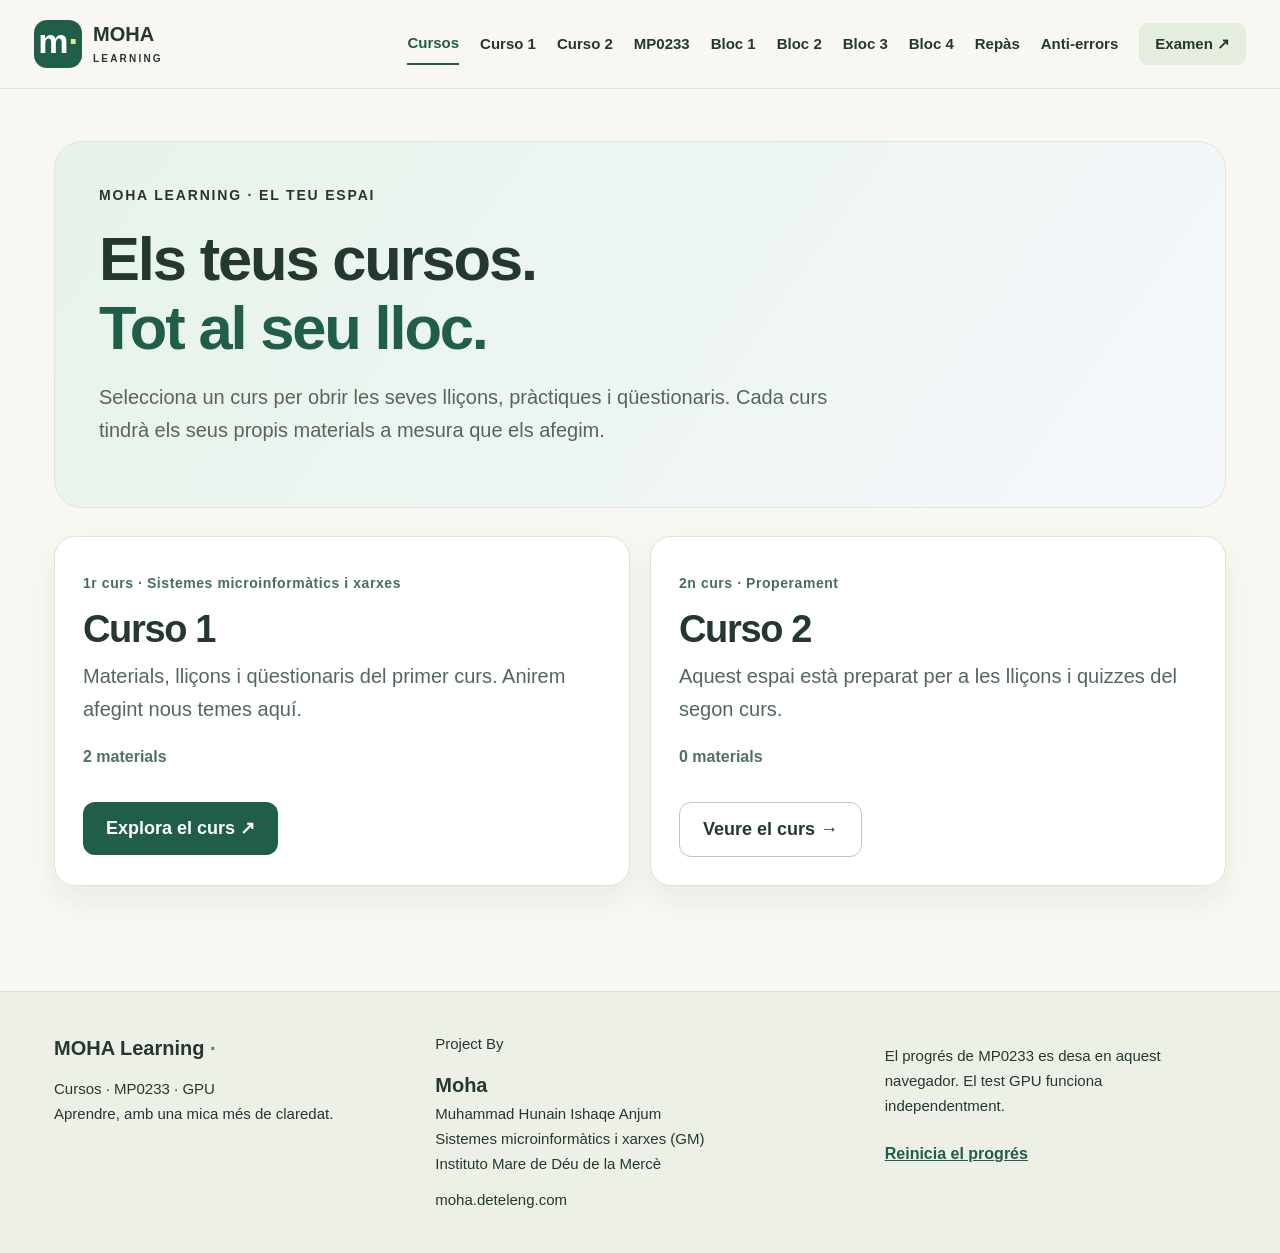
<file: index.html>
<!doctype html>
<html lang="ca">
<head>
  <meta charset="utf-8"><meta name="viewport" content="width=device-width, initial-scale=1">
  <title>MOHA Learning · Cursos i activitats</title>
  <meta name="description" content="Aprèn MP0233 Aplicacions ofimàtiques amb teoria clara, exemples, activitats interactives, repàs i quizzes per a 1r de Grau Mitjà.">
  <link rel="canonical" href="https://moha.deteleng.com/">
  <meta property="og:title" content="MOHA Learning · MP0233"><meta property="og:description" content="Entén, practica i recorda. Aplicacions ofimàtiques, pas a pas."><meta property="og:type" content="website"><meta property="og:url" content="https://moha.deteleng.com/"><meta property="og:locale" content="ca_ES">
  <meta name="theme-color" content="#f6f5ef"><link rel="icon" href="assets/favicon.svg" type="image/svg+xml">
  <link rel="stylesheet" href="assets/css/styles.css">
  <script defer src="assets/js/courses.js"></script><script defer src="assets/js/content.js"></script><script defer src="assets/js/quizzes.js"></script><script defer src="assets/js/app.js"></script>
</head>
<body>
  <a class="skip" href="#main">Salta al contingut</a>
  <header class="header"><div class="header-inner">
    <a class="brand" href="#cursos" aria-label="MOHA Learning, cursos"><span class="brand-mark">m<span>·</span></span><span>MOHA <small>LEARNING</small></span></a>
    <button id="menu" class="menu-toggle" aria-expanded="false" aria-controls="navigation">Menú ☰</button>
    <nav id="navigation" aria-label="Navegació principal"><a href="#cursos">Cursos</a><a href="#curso/1">Curso 1</a><a href="#curso/2">Curso 2</a><a href="#inici">MP0233</a><a href="#bloc/1">Bloc 1</a><a href="#bloc/2">Bloc 2</a><a href="#bloc/3">Bloc 3</a><a href="#bloc/4">Bloc 4</a><a href="#repas">Repàs</a><a href="#anti">Anti-errors</a><a href="#examen" class="nav-exam">Examen ↗</a></nav>
  </div></header>
  <main id="main" tabindex="-1"></main>
  <footer><div class="footer-inner"><div><strong>MOHA Learning<span class="dot"> · </span></strong><p>Cursos · MP0233 · GPU<br>Aprendre, amb una mica més de claredat.</p></div><div><small>Project By</small><p><strong>Moha</strong><br>Muhammad Hunain Ishaqe Anjum<br>Sistemes microinformàtics i xarxes (GM)<br>Instituto Mare de Déu de la Mercè</p><small>moha.deteleng.com</small></div><div><p>El progrés de MP0233 es desa en aquest navegador. El test GPU funciona independentment.</p><button id="reset" class="text-button">Reinicia el progrés</button><p id="storage-status" role="status"></p></div></div></footer>
  <dialog id="reset-dialog"><h2>Vols començar de nou?</h2><p>S’esborraran les dades del curs MP0233 en aquest navegador. Els altres quizzes no es modificaran.</p><div class="actions"><button id="cancel-reset" class="secondary">Conserva el progrés</button><button id="confirm-reset">Sí, reinicia</button></div></dialog>
</body></html>
</file>
<file: assets/css/styles.css>
@font-face{font-family:Local;src:local('Segoe UI')}*{box-sizing:border-box}html{scroll-behavior:smooth}body{margin:0;color:#24382f;background:#f8f7f2;font:20px/1.65 Local,'Segoe UI',sans-serif}button,input,select,textarea{font:inherit}button,a,input,select,textarea{touch-action:manipulation}a{color:inherit;text-decoration:none}button{cursor:pointer;border:0;border-radius:12px;padding:12px 23px;background:#215e49;color:white;font-weight:650;min-height:48px}button:hover{background:#164b39}button:disabled{opacity:.5;cursor:default}button.secondary{background:#fff;border:1px solid #b8c9bf;color:#24382f}button.secondary:hover{background:#eaf0e8}button.text-button{background:transparent;padding:8px 0;color:#215e49;text-decoration:underline;font-size:16px}button.icon-button{min-width:48px;padding:8px}input,select,textarea{width:100%;padding:11px;border:1px solid #a8b9ae;border-radius:9px;background:white;color:#24382f;min-height:48px}input[type=checkbox],input[type=radio]{width:23px;height:23px;min-height:0;accent-color:#215e49}textarea{min-height:100px}label{display:block}input:focus-visible,select:focus-visible,textarea:focus-visible,button:focus-visible,a:focus-visible,summary:focus-visible{outline:3px solid #7859c8;outline-offset:4px}h1,h2,h3,h4,p{margin-top:0}h1,h2,h3{line-height:1.12;letter-spacing:-.035em}h1{font-size:clamp(40px,5.2vw,72px);font-weight:750}h2{font-size:clamp(32px,3.4vw,46px)}h3{font-size:28px}h4{font-size:22px;margin-bottom:10px}p{margin-bottom:18px}small,.small{font-size:15px;line-height:1.6}.muted{color:#53675c}.eyebrow{font-size:14px;font-weight:700;letter-spacing:.13em;text-transform:uppercase;display:block;margin-bottom:18px}.dot{color:#558c3f}.skip{position:fixed;top:-100px;left:10px;z-index:50;background:white;padding:12px}.skip:focus{top:5px}.header{background:#f8f7f2ed;border-bottom:1px solid #dfE4da;position:sticky;top:0;z-index:10;backdrop-filter:blur(14px)}.header-inner{max-width:1320px;margin:auto;display:flex;align-items:center;justify-content:space-between;padding:20px 34px;gap:25px}.brand{display:flex;align-items:center;gap:11px;font-size:20px;font-weight:800;line-height:1.2;white-space:nowrap}.brand small{display:block;font-size:10px;letter-spacing:.22em;margin-top:5px}.brand-mark{background:#215e49;color:white;border-radius:13px;font-size:34px;width:48px;height:48px;text-align:center;line-height:42px}.brand-mark span{color:#d8ef88}nav{display:flex;align-items:center;gap:21px;font-size:15px;font-weight:600}nav a{padding:8px 0}nav a[aria-current=page]{color:#215e49;border-bottom:2px solid #215e49}.nav-exam{background:#e5eddf;padding:9px 16px!important;border-radius:9px}.menu-toggle{display:none}.container{max-width:1240px;margin:auto;padding:42px 34px 70px}.hero{display:grid;grid-template-columns:1.2fr 1fr;gap:50px;padding:20px 0 56px;align-items:center}.hero h1{margin-bottom:22px;max-width:670px}.hero h1 em{color:#215e49;font-style:normal}.hero p{max-width:560px;color:#53675c;font-size:21px}.pill{display:inline-flex;align-items:center;gap:8px;background:#e9eddf;border-radius:100px;padding:7px 14px;font-size:13px;font-weight:650;letter-spacing:.02em;margin-bottom:25px}.pill::before{content:'';width:7px;height:7px;background:#558c3f;border-radius:50%}.actions{display:flex;flex-wrap:wrap;gap:12px;align-items:center}.button-link{display:inline-block;background:#215e49;color:white;padding:12px 23px;border-radius:12px;font-size:18px;font-weight:650;min-height:48px}.button-link.secondary{background:white;border:1px solid #b8c9bf;color:#24382f}.hero-art{position:relative;min-height:350px;background:#e9eddf;border-radius:100px 25px 100px 25px;padding:35px;display:flex;align-items:center;justify-content:center}.orbit{position:absolute;inset:25px;border:1px solid #b9cead;border-radius:50%;transform:rotate(-20deg)}.orbit.second{inset:55px 10px;transform:rotate(25deg)}.learning-window{position:relative;width:100%;max-width:340px;background:#fffefb;border:1px solid #d4dccb;border-radius:18px;box-shadow:0 18px 35px #496d3220;transform:rotate(-5deg);padding:24px}.window-dots{display:flex;gap:6px;border-bottom:1px solid #e3e7dc;padding-bottom:18px;margin-bottom:20px}.window-dots i{width:7px;height:7px;background:#cdd5c6;border-radius:50%}.art-title{font-size:25px;font-weight:700;margin-bottom:20px}.art-step{display:flex;gap:15px;align-items:center;padding:12px 0;font-size:17px;border-bottom:1px solid #edf0e7}.art-step span{border-radius:10px;background:#e8edfF;padding:8px 13px;color:#4f5794}.art-step:nth-child(4) span{background:#fff0d8;color:#906423}.art-step:nth-child(5) span{background:#e7eed7;color:#215e49}.floating-note{position:absolute;bottom:10px;right:-10px;background:#d8ef88;border-radius:12px;padding:13px 22px;transform:rotate(6deg);font-size:16px;font-weight:650;box-shadow:0 7px 20px #496d321c}.progress-strip{display:flex;align-items:center;justify-content:space-between;gap:24px;background:#fff;border:1px solid #dde4d8;border-radius:15px;padding:22px 26px;margin-bottom:48px}.progress-strip strong{display:block}.progress-copy{font-size:16px}.progress-area{min-width:30%;font-size:14px}.bar{height:7px;border-radius:20px;background:#edf0e7;overflow:hidden;margin-top:9px}.bar span{height:100%;display:block;background:#215e49;transition:width .3s}.section-heading{display:flex;justify-content:space-between;gap:20px;align-items:end;margin-bottom:24px}.section-heading h2{margin-bottom:10px}.section-heading p{font-size:17px;color:#53675c;margin:0}.section-heading small{white-space:nowrap}.blocks{display:grid;grid-template-columns:repeat(2,1fr);gap:20px}.block-card{background:white;border:1px solid #dde4d8;border-radius:19px;padding:29px;position:relative;overflow:hidden;display:flex;flex-direction:column}.block-card::before{content:'';height:4px;background:var(--accent);position:absolute;inset:0 0 auto}.block-top{display:flex;align-items:center;gap:13px;margin-bottom:20px}.block-icon{background:var(--soft);color:var(--accent);border-radius:13px;font-size:25px;width:55px;height:55px;display:grid;place-items:center}.block-card h3{margin-bottom:14px;max-width:400px;font-size:30px}.block-card p{font-size:17px;color:#53675c;flex:1}.block-status{font-size:14px;margin:6px 0 16px}.block-status .bar span{background:var(--accent)}.block-card .actions{justify-content:space-between}.inline-link{font-size:16px;font-weight:650;color:#215e49;min-height:48px;display:inline-flex;align-items:center}.modes{display:grid;grid-template-columns:repeat(3,1fr);gap:20px;margin:42px 0}.mode{padding:27px;border-radius:18px;background:#e9eddf}.mode:nth-child(2){background:#eee9f7}.mode:nth-child(3){background:#faecd9}.mode h3{font-size:25px}.mode p{font-size:17px}.mode .eyebrow{font-size:12px}.memory-band{border-top:1px solid #dbe2d5;display:flex;justify-content:space-between;flex-wrap:wrap;gap:20px;padding-top:26px;font-size:19px}.memory-band span{color:#53675c}.footer-inner{max-width:1240px;margin:auto;padding:40px 34px;display:grid;grid-template-columns:1fr 1.2fr 1fr;gap:40px;font-size:15px}footer{background:#edf0e7;border-top:1px solid #dce3d6}footer strong{font-size:20px}footer p{margin:12px 0}.page-intro{max-width:840px;margin:18px 0 36px}.page-intro h1{font-size:clamp(36px,4.4vw,58px)}.breadcrumb{font-size:15px;margin-bottom:20px}.breadcrumb a{text-decoration:underline}.lesson-layout{display:grid;grid-template-columns:260px minmax(0,1fr);gap:42px}.course-map{align-self:start;position:sticky;top:105px}.course-map h2{font-size:22px}.course-map a{display:block;padding:12px 14px;margin:5px 0;border-radius:9px;font-size:15px}.course-map a[aria-current=page]{background:#e9eddf;font-weight:700}.course-map a:hover{background:#edf0e7}.lesson-content{min-width:0;max-width:840px}.lesson-content h1{font-size:clamp(34px,4vw,52px)}.reading{padding:20px 0;border-bottom:1px solid #dce3d6}.reading p{max-width:70ch}.reading li{margin:7px 0}.reading table{width:100%;font-size:17px;border-collapse:collapse}.reading td,.reading th{padding:12px;text-align:left;border-bottom:1px solid #dce3d6}.callout{padding:20px 24px;border-left:4px solid #215e49;background:#edf1e5;border-radius:0 12px 12px 0;margin:24px 0}.callout h3{font-size:21px}.activity{background:white;border:1px solid #d7dfd1;border-radius:18px;padding:28px;margin:30px 0}.activity h2{font-size:30px}.activity h3{font-size:24px;letter-spacing:-.02em}.question-options{display:grid;gap:10px;margin:18px 0}.option{display:flex;gap:14px;align-items:center;padding:13px 16px;border:1px solid #c8d5c5;border-radius:10px;cursor:pointer;font-size:18px}.option:has(input:checked){background:#edf2e5;border-color:#215e49}.option:hover{background:#f4f6ef}.feedback{padding:17px 20px;border-radius:12px;background:#fff0d8;margin-top:20px;font-size:18px}.feedback.success{background:#e8f0df}.feedback:empty{display:none}.matching-row{display:grid;grid-template-columns:1fr 1.1fr;gap:18px;align-items:center;margin:15px 0;font-size:18px}.order-list{list-style:none;padding:0}.order-list li{display:flex;align-items:center;gap:8px;margin:9px 0;padding:10px 13px;background:#f3f5ee;border-radius:10px}.order-list .order-label{flex:1;font-size:18px}.order-list .ordinal{color:#65795f;font-size:14px;width:22px}.lesson-controls{display:flex;flex-wrap:wrap;justify-content:space-between;gap:12px;margin:28px 0}.sim-grid{display:grid;grid-template-columns:1fr 1fr;gap:18px}.sim-grid label,.sim-label{font-size:16px}.sim-grid label input,.sim-grid label select{margin-top:5px}.sim-preview{background:#edf2e6;border-radius:15px;padding:22px;margin-top:20px}.checks{display:flex;flex-wrap:wrap;gap:16px;margin-bottom:20px}.checks label{display:flex;gap:8px;align-items:center}.inbox{margin:18px 0;font-size:16px}.mail-row{display:grid;grid-template-columns:1fr 2fr auto;gap:12px;padding:12px;border-bottom:1px solid #dce3d6}.review-grid{display:grid;grid-template-columns:repeat(2,1fr);gap:20px}.comparison{background:white;border:1px solid #dbe3d5;border-radius:16px;padding:25px}.comparison h2{font-size:27px}.comparison p{font-size:19px}.anti-list{display:flex;flex-wrap:wrap;gap:9px;margin:22px 0}.anti-list a{background:#edf0e7;padding:10px 15px;border-radius:9px;font-size:16px}.anti-list a[aria-current=page]{background:#215e49;color:white}.big-rule{font-size:clamp(26px,4vw,42px);line-height:1.4;color:#215e49;margin:25px 0;white-space:pre-line}.exam-progress{display:flex;justify-content:space-between;font-size:16px}.score{font-size:75px;font-weight:750;color:#215e49;line-height:1.2}.exam-review details{background:white;border:1px solid #dbe3d5;border-radius:10px;padding:18px;margin:14px 0}.exam-review summary{cursor:pointer;font-weight:600}.exam-review details p{font-size:18px;margin-top:15px}.badge{display:inline-block;background:#e8f0df;border-radius:100px;padding:6px 13px;font-size:14px;margin:8px 5px 8px 0}dialog{max-width:600px;width:calc(100% - 30px);border:1px solid #b8c9bf;border-radius:20px;padding:32px;color:#24382f}dialog::backdrop{background:#24382f80}dialog h2{font-size:32px}.completion{padding:30px;background:#e8f0df;border-radius:20px;margin:20px 0}.completion h2{font-size:32px}.activity,.page-intro,.hero,.block-card{animation:enter .25s ease-out}@keyframes enter{from{opacity:.5;transform:translateY(7px)}to{opacity:1;transform:none}}[hidden]{display:none!important}*{overflow-wrap:anywhere}@media(max-width:1100px){nav{gap:12px;font-size:13px}.header-inner{padding:15px 25px}.hero{gap:30px}.lesson-layout{grid-template-columns:220px minmax(0,1fr);gap:25px}}@media(max-width:850px){.menu-toggle{display:block;font-size:15px}.header-inner{flex-wrap:wrap}nav{display:none;width:100%;flex-wrap:wrap;font-size:16px;gap:12px 23px}nav.open{display:flex}.hero{grid-template-columns:1fr}.hero-art{display:none}.hero{padding:10px 0 35px}.modes{grid-template-columns:1fr}.mode{display:grid;grid-template-columns:1fr auto;gap:0 20px}.mode .eyebrow,.mode p{grid-column:1/-1}.mode .inline-link{grid-column:2;grid-row:2}.footer-inner{grid-template-columns:1fr 1fr}.footer-inner>div:last-child{grid-column:1/-1}.lesson-layout{grid-template-columns:1fr}.course-map{position:static}.course-map details{border:1px solid #dce3d6;border-radius:12px;padding:14px}.course-map summary{cursor:pointer}.progress-strip{align-items:flex-start}.progress-area{min-width:35%}}@media(min-width:851px){.course-map summary{display:none}.course-map details:not([open])>*:not(summary){display:block}}@media(max-width:600px){body{font-size:19px}.header-inner{padding:14px 20px}.container{padding:28px 20px 45px}.blocks,.review-grid,.sim-grid{grid-template-columns:1fr}.block-card{padding:24px}.block-card h3{font-size:28px}.progress-strip{flex-direction:column;gap:15px;padding:20px}.progress-area{width:100%}.section-heading{align-items:start;flex-direction:column;gap:8px}.section-heading small{white-space:normal}.hero h1{font-size:43px}.hero p{font-size:19px}.actions{gap:10px}.button-link{font-size:16px;padding:12px 18px}.footer-inner{grid-template-columns:1fr;padding:30px 20px;gap:25px}.footer-inner>div:last-child{grid-column:auto}.activity{padding:20px}.matching-row{grid-template-columns:1fr;gap:6px}.option{padding:12px;font-size:18px}.order-list li{padding:9px}.order-list .order-label{font-size:16px}.order-list button{padding:6px;min-width:44px;min-height:44px}.reading table,.reading tr,.reading td,.reading th{display:block}.reading tr{margin-bottom:20px;border:1px solid #dce3d6;border-radius:10px}.mail-row{grid-template-columns:1fr}.mode{display:block}.lesson-controls>*{width:100%}.memory-band{font-size:17px}.checks{gap:12px}.page-intro{margin-top:12px}}@media(prefers-reduced-motion:reduce){html{scroll-behavior:auto}*,*::before,*::after{animation:none!important;transition:none!important}}

#main:focus{outline:none}

.comparison-grid{display:grid;grid-template-columns:repeat(auto-fit,minmax(min(100%,220px),1fr));gap:14px;margin:25px 0}.comparison-grid h2{font-size:25px}.comparison-grid p{font-size:18px}.sim-event{border-left:4px solid #78539d;padding:15px 20px;background:#f4f0f8;margin:15px 0;border-radius:0 12px 12px 0}.sim-event p{font-size:16px;margin:8px 0}.sim-event strong{display:block}

/* Multi-course catalog: compatible with existing MP0233 pages */
.catalog-hero{background:linear-gradient(125deg,#e7f3e9,#f4f8fc);padding:42px 44px;border-radius:28px;margin:10px 0 28px;border:1px solid #dbe8dd}
.catalog-hero h1{font-size:clamp(38px,4.8vw,62px);margin:8px 0 18px}.catalog-hero em{color:#215e49;font-style:normal}.catalog-hero p{max-width:780px;color:#53675c;font-size:20px}
.catalog-grid,.catalog-items{display:grid;grid-template-columns:repeat(auto-fit,minmax(min(100%,340px),1fr));gap:20px;margin:26px 0 35px}
.catalog-course,.catalog-item,.catalog-empty{border:1px solid #d9e5dd;background:#fff;border-radius:21px;padding:28px;box-shadow:0 14px 28px #163c2810}
.catalog-course h2,.catalog-empty h2{font-size:38px;margin:10px 0}.catalog-item h3{font-size:27px;margin:10px 0}.catalog-course p,.catalog-item p{color:#53675c}
.catalog-course .button-link,.catalog-item .button-link{margin-top:16px}.catalog-kicker{font-size:14px;letter-spacing:.04em;font-weight:750;color:#446e5e}.catalog-count{display:block;color:#527062;font-size:16px;font-weight:650;margin:15px 0}
.catalog-lesson-heading{display:flex;justify-content:space-between;align-items:flex-start;gap:22px;flex-wrap:wrap;margin:20px 0 25px}.catalog-lesson-heading h1{margin:7px 0}.catalog-lesson-heading p{color:#53675c;margin-bottom:4px}
.catalog-embed{width:100%;border:1px solid #d8e4de;background:white;border-radius:18px;overflow:hidden;box-shadow:0 12px 35px #173c2919}
.catalog-embed iframe{width:100%;height:1100px;border:0;display:block;background:#fff}
@media(max-width:850px){.catalog-embed iframe{height:1250px}}
@media(max-width:600px){.catalog-hero{padding:26px 20px}.catalog-hero p{font-size:18px}.catalog-course,.catalog-item{padding:22px}.catalog-embed iframe{height:1550px}}
</file>
